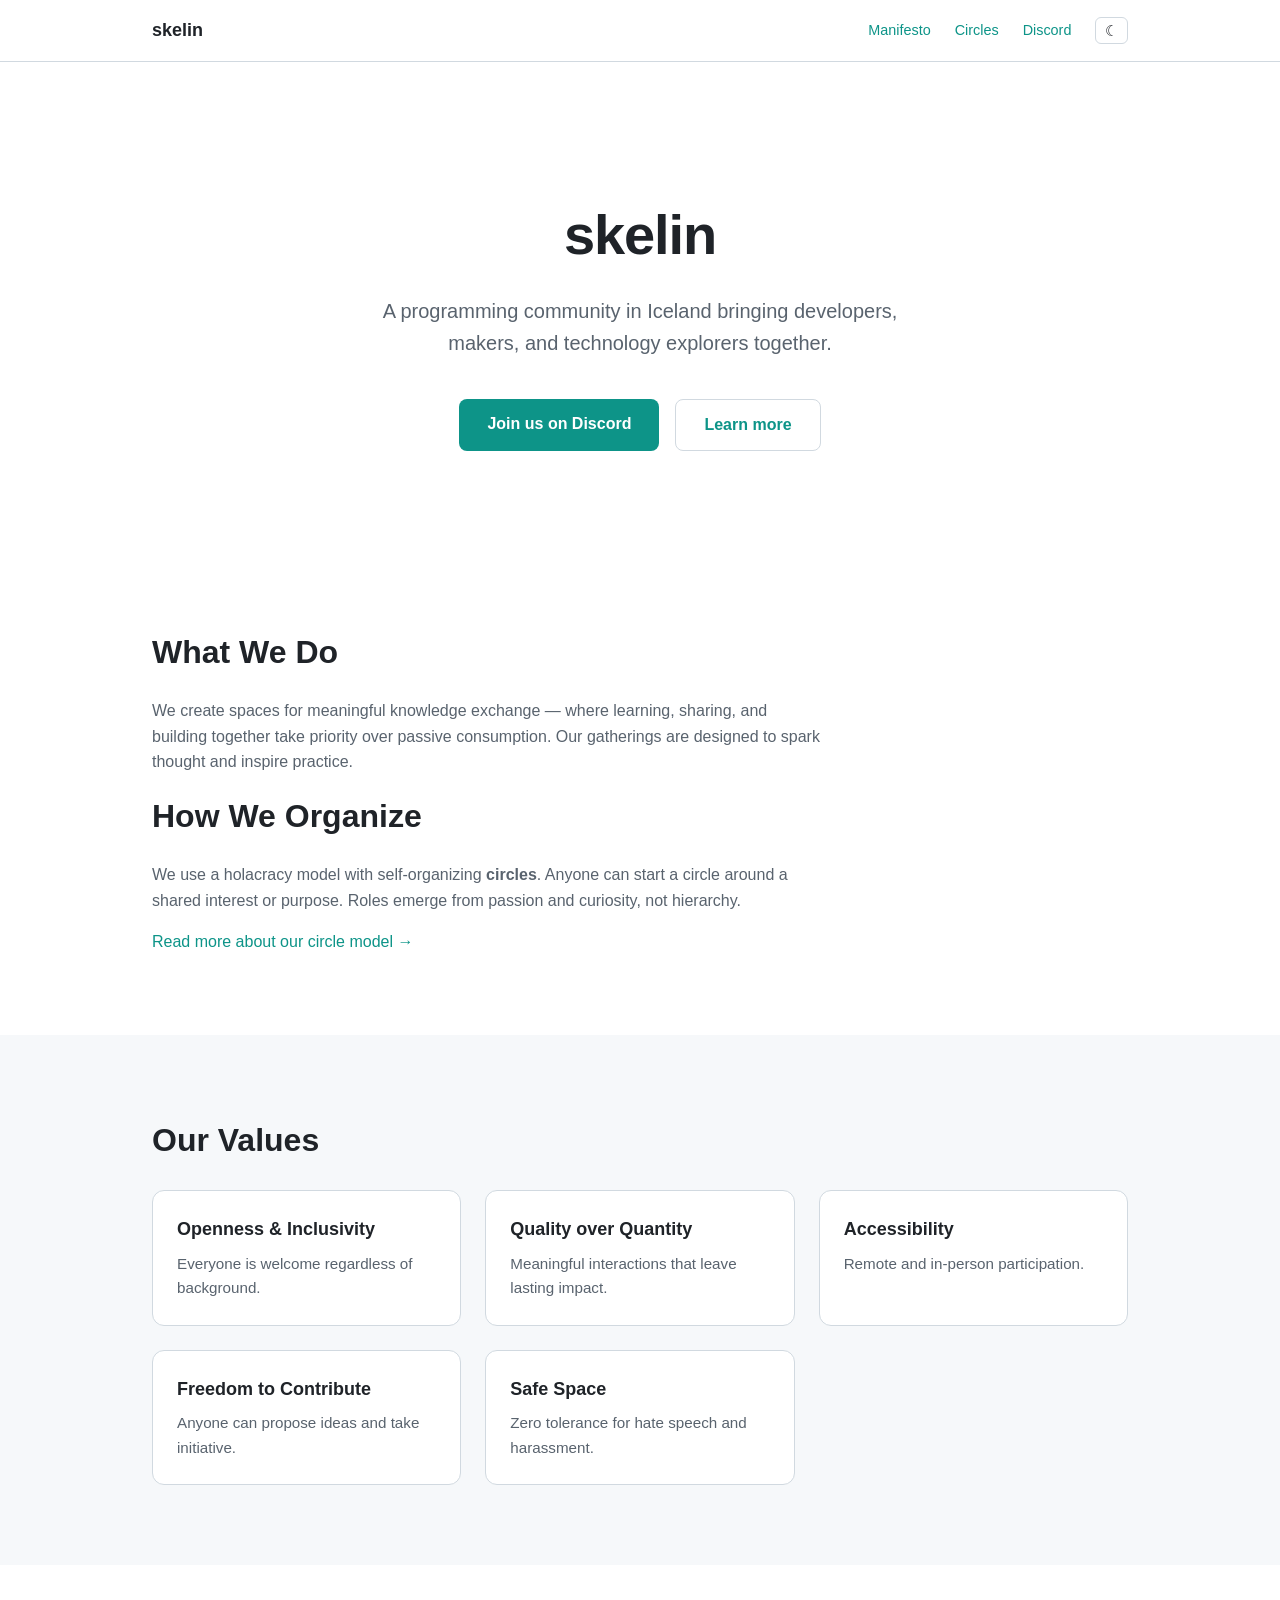
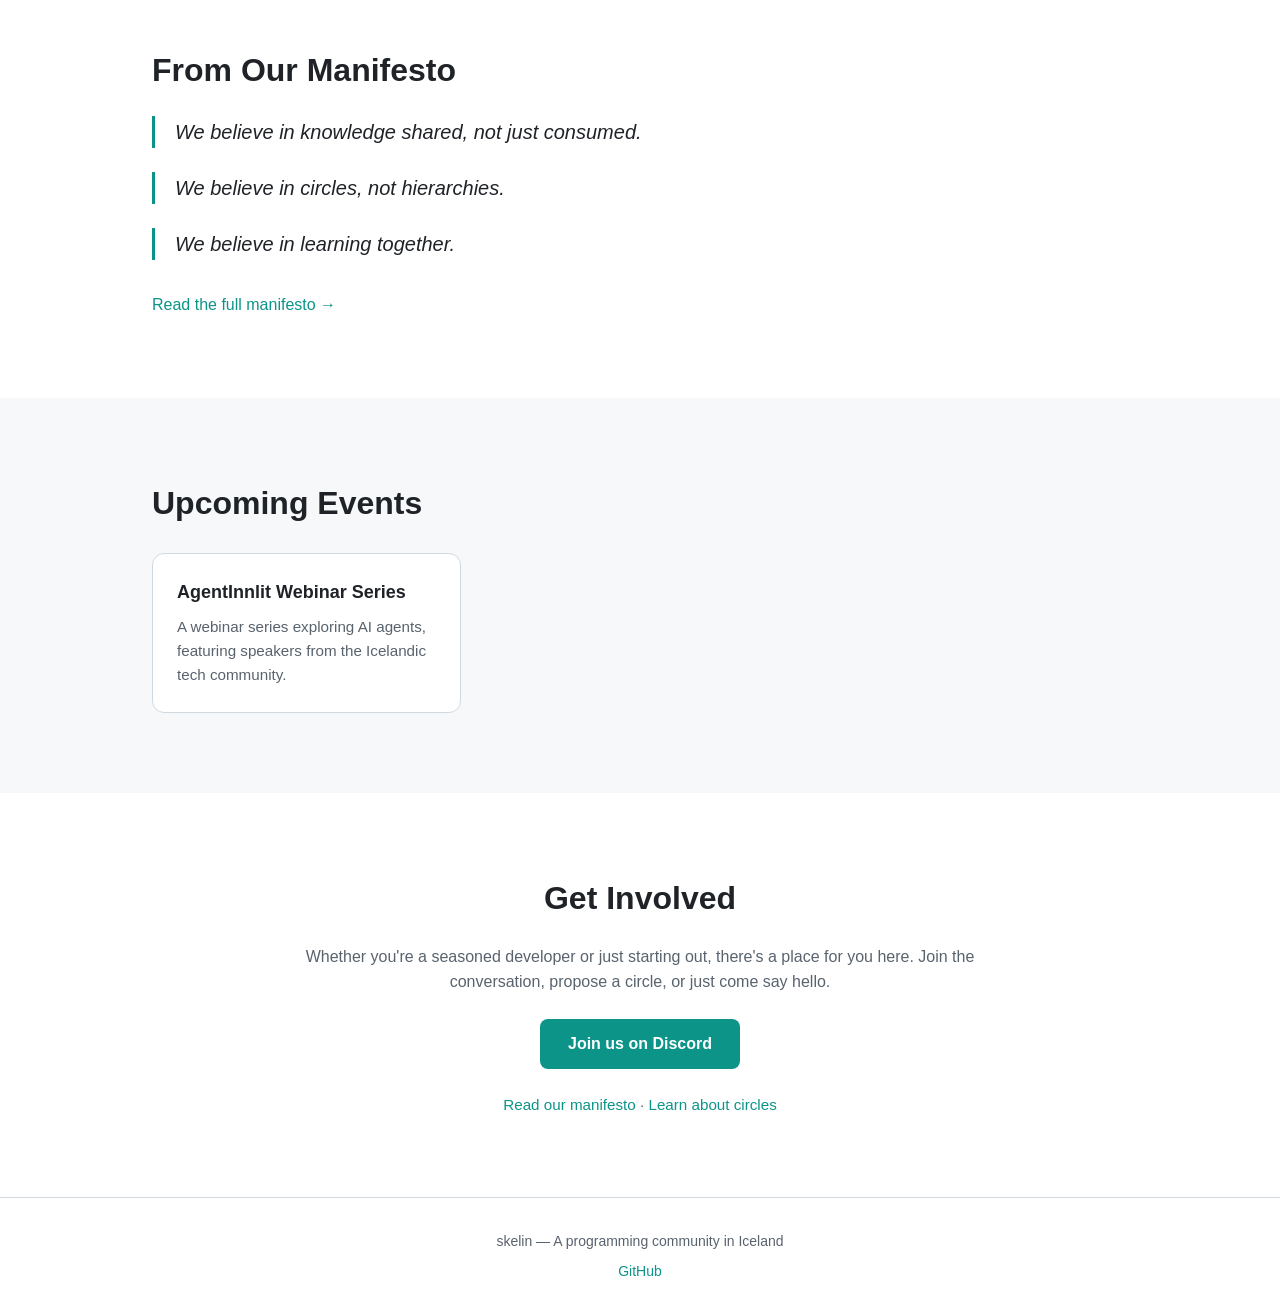
<file: site/index.html>
<!DOCTYPE html>
<html lang="en">
<head>
  <meta charset="UTF-8">
  <meta name="viewport" content="width=device-width, initial-scale=1.0">
  <title>skelin — A programming community in Iceland</title>
  <meta name="description" content="A programming community in Iceland bringing developers, makers, and technology explorers together.">
  <script>
    (function () {
      try {
        var t = localStorage.getItem('theme');
        if (t === 'dark' || t === 'light') {
          document.documentElement.setAttribute('data-theme', t);
        }
      } catch (e) {}
    })();
  </script>
  <link rel="stylesheet" href="style.css">
  <link rel="icon" href="data:image/svg+xml,<svg xmlns='http://www.w3.org/2000/svg' viewBox='0 0 100 100'><rect fill='%232dd4bf' width='100' height='100' rx='20'/><text x='50' y='72' text-anchor='middle' fill='%230d1117' font-size='70' font-weight='bold' font-family='system-ui'>s</text></svg>">
  <meta property="og:title" content="skelin — A programming community in Iceland">
  <meta property="og:description" content="A programming community in Iceland bringing developers, makers, and technology explorers together.">
  <meta property="og:type" content="website">
  <meta property="og:url" content="https://skelin.io">
</head>
<body>

  <a href="#main" class="skip-link">Skip to content</a>

  <nav class="site-nav">
    <div class="container nav-inner">
      <a href="index.html" class="nav-brand">skelin</a>
      <div class="nav-links">
        <a href="manifesto.html">Manifesto</a>
        <a href="circles.html">Circles</a>
        <a href="https://discord.gg/WXKpuH4v9B">Discord</a>
        <button type="button" class="theme-toggle" data-theme-toggle aria-label="Toggle color theme" aria-pressed="false" title="Toggle color theme">
          <span class="icon-sun" aria-hidden="true">☀</span>
          <span class="icon-moon" aria-hidden="true">☾</span>
        </button>
      </div>
    </div>
  </nav>

  <!-- ============ HERO ============ -->
  <header class="hero">
    <div class="container">
      <h1>skelin</h1>
      <p class="tagline">A programming community in Iceland bringing developers, makers, and technology explorers together.</p>
      <div class="hero-actions">
        <a href="https://discord.gg/WXKpuH4v9B" class="btn btn-primary">Join us on Discord</a>
        <a href="#about" class="btn btn-secondary">Learn more</a>
      </div>
    </div>
  </header>

  <main id="main">

    <!-- ============ ABOUT ============ -->
    <section id="about" class="section">
      <div class="container">
        <h2>What We Do</h2>
        <p>We create spaces for meaningful knowledge exchange — where learning, sharing, and building together take priority over passive consumption. Our gatherings are designed to spark thought and inspire practice.</p>

        <h2>How We Organize</h2>
        <p>We use a holacracy model with self-organizing <strong>circles</strong>. Anyone can start a circle around a shared interest or purpose. Roles emerge from passion and curiosity, not hierarchy.</p>
        <p><a href="circles.html">Read more about our circle model &rarr;</a></p>
      </div>
    </section>

    <!-- ============ VALUES ============ -->
    <section id="values" class="section section-alt">
      <div class="container">
        <h2>Our Values</h2>
        <div class="card-grid">
          <div class="card">
            <h3>Openness &amp; Inclusivity</h3>
            <p>Everyone is welcome regardless of background.</p>
          </div>
          <div class="card">
            <h3>Quality over Quantity</h3>
            <p>Meaningful interactions that leave lasting impact.</p>
          </div>
          <div class="card">
            <h3>Accessibility</h3>
            <p>Remote and in-person participation.</p>
          </div>
          <div class="card">
            <h3>Freedom to Contribute</h3>
            <p>Anyone can propose ideas and take initiative.</p>
          </div>
          <div class="card">
            <h3>Safe Space</h3>
            <p>Zero tolerance for hate speech and harassment.</p>
          </div>
        </div>
      </div>
    </section>

    <!-- ============ MANIFESTO ============ -->
    <section id="manifesto" class="section">
      <div class="container">
        <h2>From Our Manifesto</h2>
        <div class="quotes">
          <blockquote>We believe in knowledge shared, not just consumed.</blockquote>
          <blockquote>We believe in circles, not hierarchies.</blockquote>
          <blockquote>We believe in learning together.</blockquote>
        </div>
        <p><a href="manifesto.html">Read the full manifesto &rarr;</a></p>
      </div>
    </section>

    <!-- ============ EVENTS ============ -->
    <section id="events" class="section section-alt">
      <div class="container">
        <h2>Upcoming Events</h2>
        <div id="events-grid" class="card-grid"></div>
        <p id="events-empty" hidden>No upcoming events right now. Check back soon!</p>
        <script>
          fetch('events.json')
            .then(function (r) { return r.json(); })
            .then(function (events) {
              var now = new Date();
              now.setHours(0, 0, 0, 0);
              var upcoming = events.filter(function (e) {
                return !e.date || new Date(e.date + 'T23:59:59') >= now;
              });
              var grid = document.getElementById('events-grid');
              if (!upcoming.length) {
                document.getElementById('events-empty').hidden = false;
                return;
              }
              upcoming.forEach(function (e) {
                var card = document.createElement('div');
                card.className = 'card';
                var h3 = document.createElement('h3');
                h3.textContent = e.title;
                card.appendChild(h3);
                var p = document.createElement('p');
                p.textContent = e.description;
                card.appendChild(p);
                if (e.date) {
                  var d = document.createElement('p');
                  d.className = 'event-date';
                  d.textContent = new Date(e.date + 'T00:00:00').toLocaleDateString(undefined, {
                    year: 'numeric', month: 'long', day: 'numeric'
                  });
                  card.appendChild(d);
                }
                grid.appendChild(card);
              });
            });
        </script>
      </div>
    </section>

    <!-- ============ GET INVOLVED ============ -->
    <section id="get-involved" class="section">
      <div class="container">
        <h2>Get Involved</h2>
        <p>Whether you're a seasoned developer or just starting out, there's a place for you here. Join the conversation, propose a circle, or just come say hello.</p>
        <div class="hero-actions">
          <a href="https://discord.gg/WXKpuH4v9B" class="btn btn-primary">Join us on Discord</a>
        </div>
        <p class="secondary-links">
          <a href="manifesto.html">Read our manifesto</a>
          &middot;
          <a href="circles.html">Learn about circles</a>
        </p>
      </div>
    </section>

  </main>

  <!-- ============ FOOTER ============ -->
  <footer class="footer">
    <div class="container">
      <p>skelin &mdash; A programming community in Iceland</p>
      <p><a href="https://github.com/skelin-hq/skelin.io">GitHub</a></p>
    </div>
  </footer>

  <script src="theme.js" defer></script>

</body>
</html>
</file>
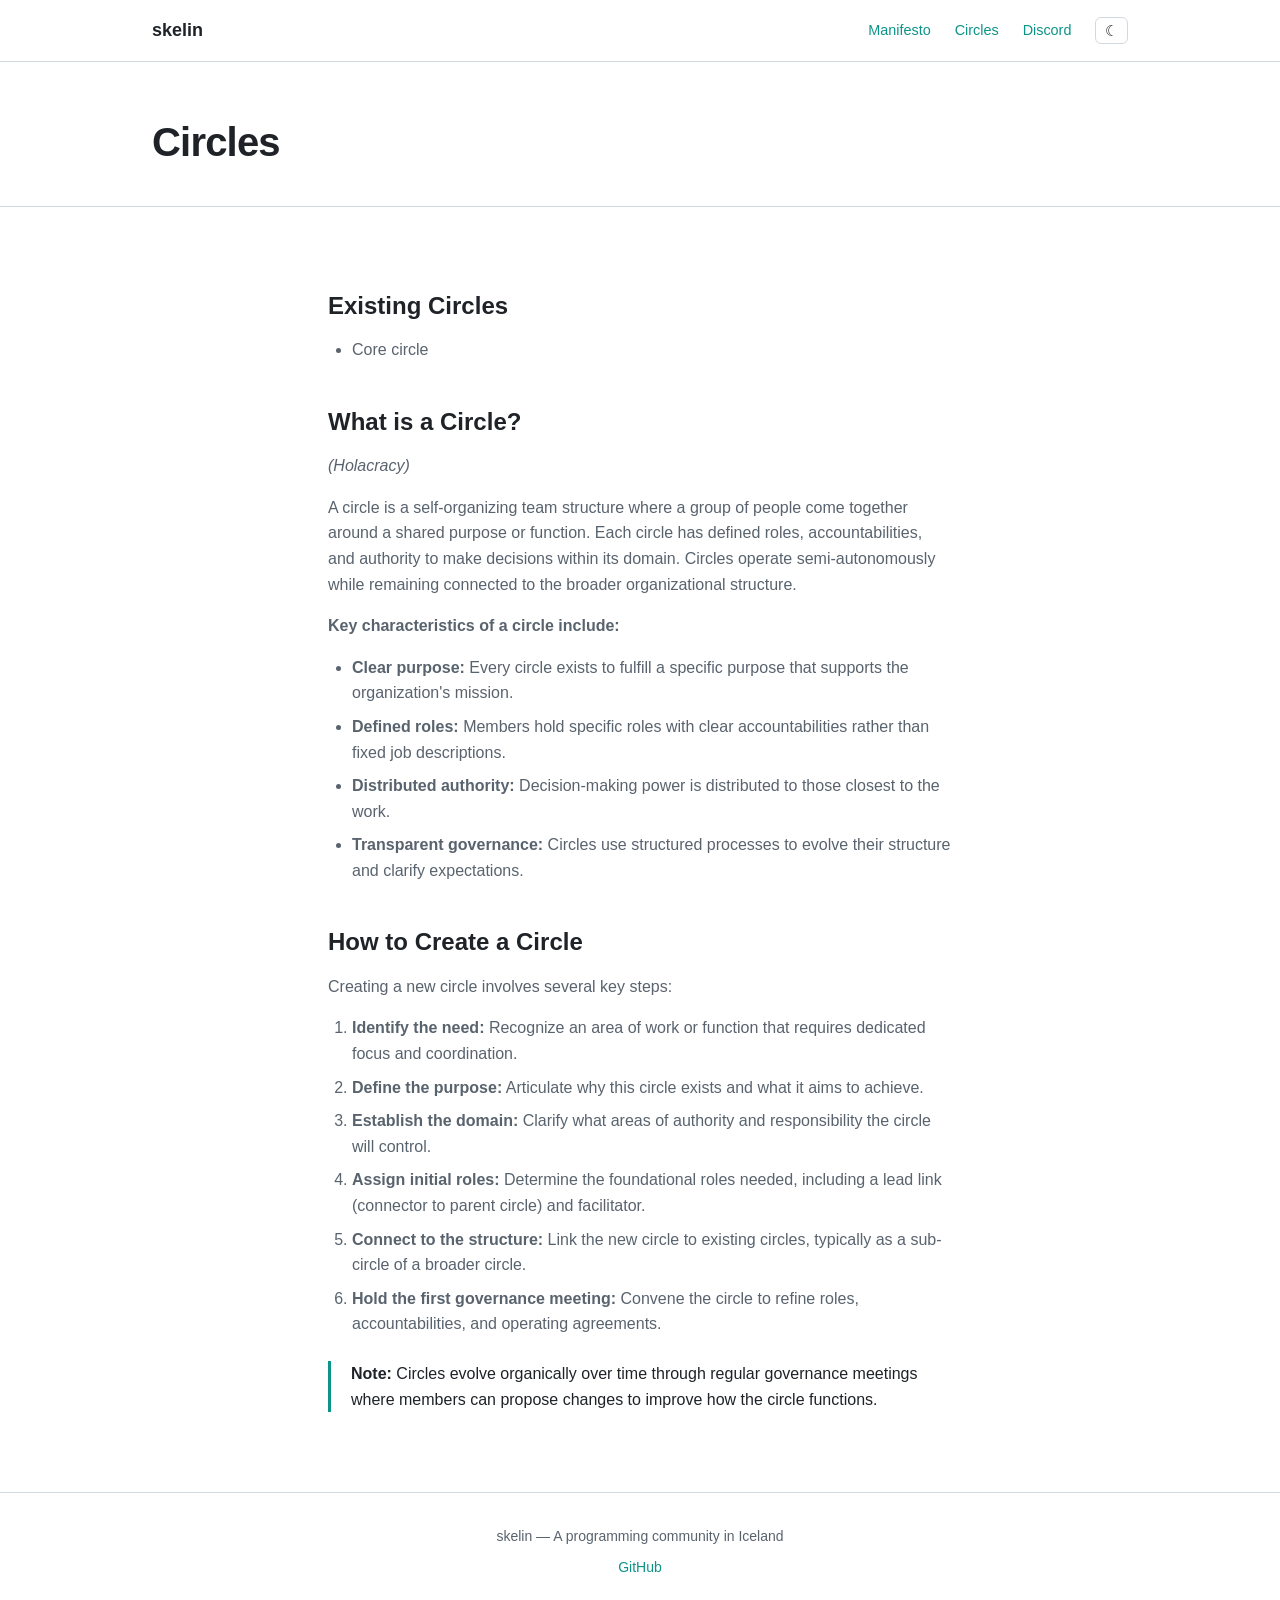
<file: site/circles.html>
<!DOCTYPE html>
<html lang="en">
<head>
  <meta charset="UTF-8">
  <meta name="viewport" content="width=device-width, initial-scale=1.0">
  <title>Circles — skelin</title>
  <meta name="description" content="How skelin organizes using holacracy circles — self-organizing teams around shared purpose.">
  <script>
    (function () {
      try {
        var t = localStorage.getItem('theme');
        if (t === 'dark' || t === 'light') {
          document.documentElement.setAttribute('data-theme', t);
        }
      } catch (e) {}
    })();
  </script>
  <link rel="stylesheet" href="style.css">
  <link rel="icon" href="data:image/svg+xml,<svg xmlns='http://www.w3.org/2000/svg' viewBox='0 0 100 100'><rect fill='%232dd4bf' width='100' height='100' rx='20'/><text x='50' y='72' text-anchor='middle' fill='%230d1117' font-size='70' font-weight='bold' font-family='system-ui'>s</text></svg>">
  <meta property="og:title" content="Circles — skelin">
  <meta property="og:description" content="How skelin organizes using holacracy circles — self-organizing teams around shared purpose.">
  <meta property="og:type" content="website">
  <meta property="og:url" content="https://skelin.io/circles.html">
</head>
<body>

  <a href="#main" class="skip-link">Skip to content</a>

  <nav class="site-nav">
    <div class="container nav-inner">
      <a href="index.html" class="nav-brand">skelin</a>
      <div class="nav-links">
        <a href="manifesto.html">Manifesto</a>
        <a href="circles.html">Circles</a>
        <a href="https://discord.gg/WXKpuH4v9B">Discord</a>
        <button type="button" class="theme-toggle" data-theme-toggle aria-label="Toggle color theme" aria-pressed="false" title="Toggle color theme">
          <span class="icon-sun" aria-hidden="true">☀</span>
          <span class="icon-moon" aria-hidden="true">☾</span>
        </button>
      </div>
    </div>
  </nav>

  <header class="page-header">
    <div class="container">
      <h1>Circles</h1>
    </div>
  </header>

  <main id="main">
    <section class="section">
      <div class="container prose">

        <h2>Existing Circles</h2>
        <ul>
          <li>Core circle</li>
        </ul>

        <h2>What is a Circle?</h2>
        <p><em>(Holacracy)</em></p>
        <p>A circle is a self-organizing team structure where a group of people come together around a shared purpose or function. Each circle has defined roles, accountabilities, and authority to make decisions within its domain. Circles operate semi-autonomously while remaining connected to the broader organizational structure.</p>

        <p><strong>Key characteristics of a circle include:</strong></p>
        <ul>
          <li><strong>Clear purpose:</strong> Every circle exists to fulfill a specific purpose that supports the organization's mission.</li>
          <li><strong>Defined roles:</strong> Members hold specific roles with clear accountabilities rather than fixed job descriptions.</li>
          <li><strong>Distributed authority:</strong> Decision-making power is distributed to those closest to the work.</li>
          <li><strong>Transparent governance:</strong> Circles use structured processes to evolve their structure and clarify expectations.</li>
        </ul>

        <h2>How to Create a Circle</h2>
        <p>Creating a new circle involves several key steps:</p>
        <ol>
          <li><strong>Identify the need:</strong> Recognize an area of work or function that requires dedicated focus and coordination.</li>
          <li><strong>Define the purpose:</strong> Articulate why this circle exists and what it aims to achieve.</li>
          <li><strong>Establish the domain:</strong> Clarify what areas of authority and responsibility the circle will control.</li>
          <li><strong>Assign initial roles:</strong> Determine the foundational roles needed, including a lead link (connector to parent circle) and facilitator.</li>
          <li><strong>Connect to the structure:</strong> Link the new circle to existing circles, typically as a sub-circle of a broader circle.</li>
          <li><strong>Hold the first governance meeting:</strong> Convene the circle to refine roles, accountabilities, and operating agreements.</li>
        </ol>

        <blockquote>
          <strong>Note:</strong> Circles evolve organically over time through regular governance meetings where members can propose changes to improve how the circle functions.
        </blockquote>

      </div>
    </section>
  </main>

  <footer class="footer">
    <div class="container">
      <p>skelin &mdash; A programming community in Iceland</p>
      <p><a href="https://github.com/skelin-hq/skelin.io">GitHub</a></p>
    </div>
  </footer>

  <script src="theme.js" defer></script>

</body>
</html>
</file>
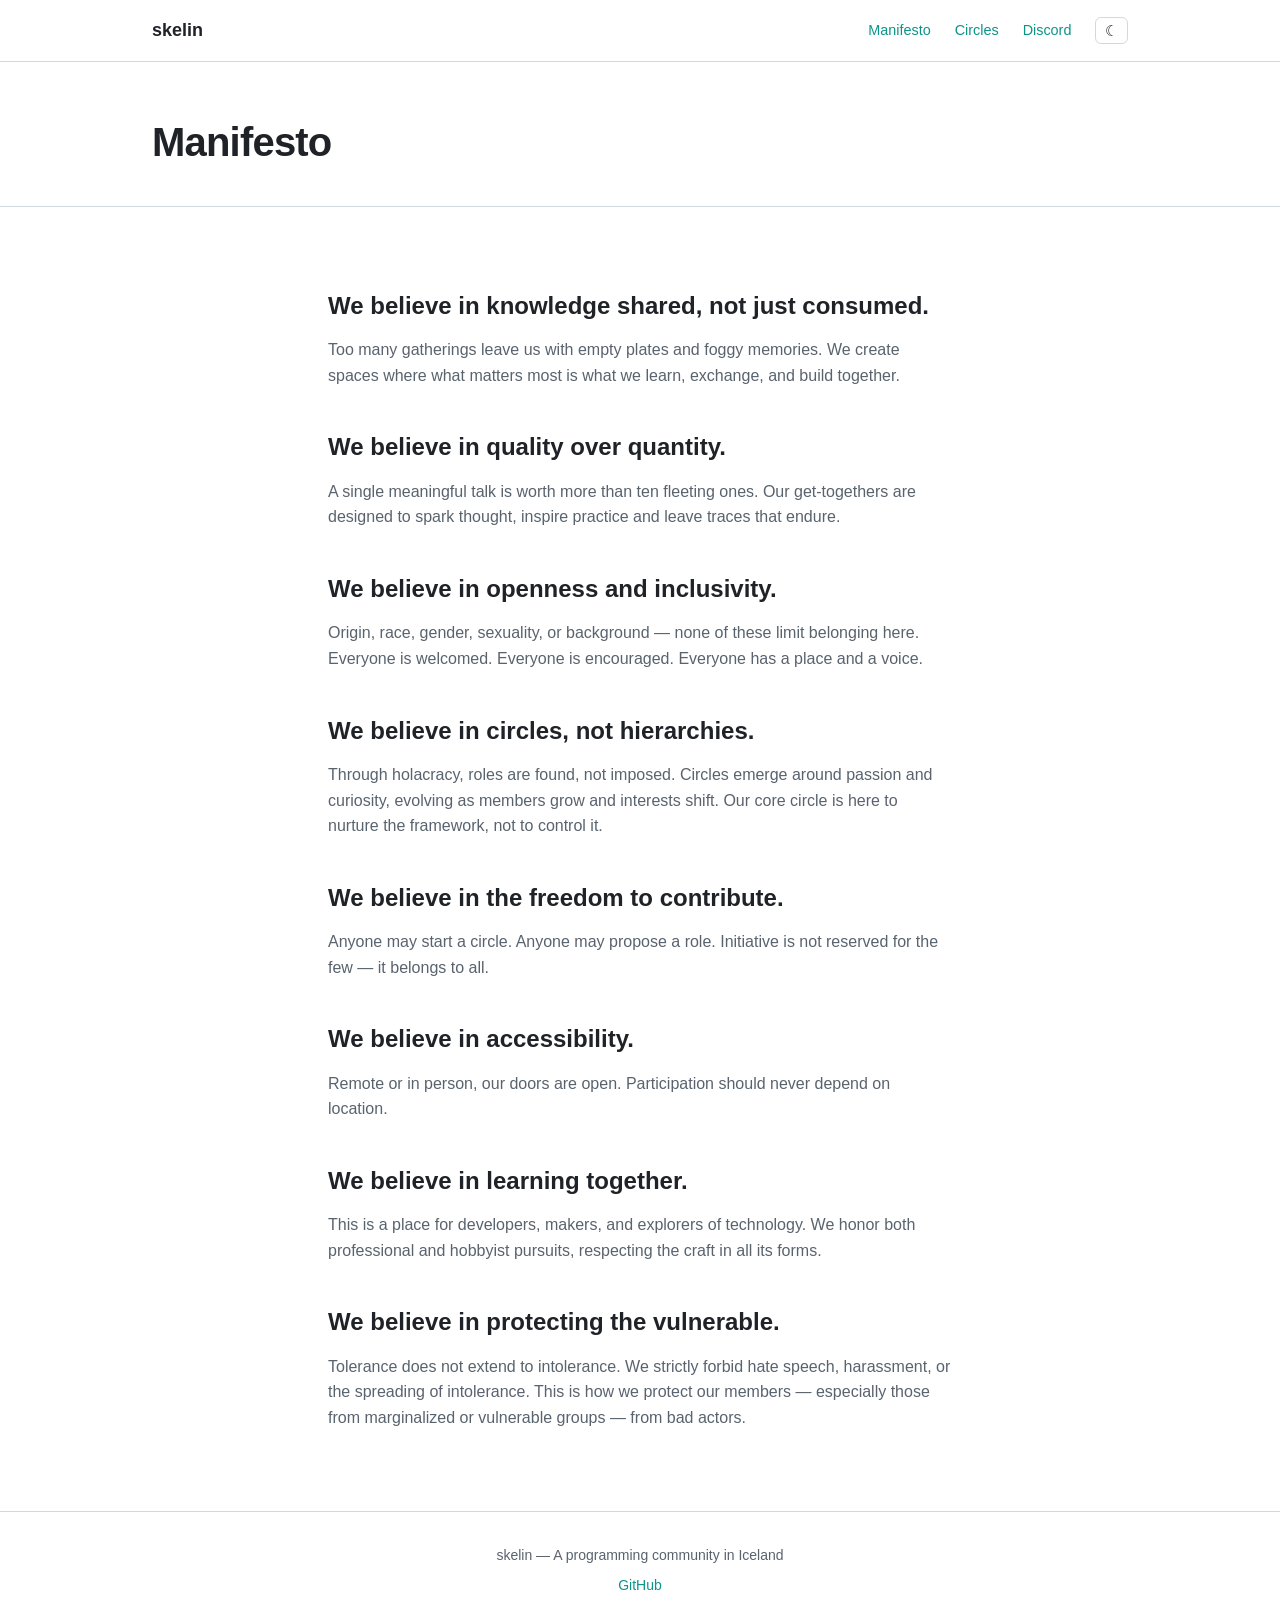
<file: site/manifesto.html>
<!DOCTYPE html>
<html lang="en">
<head>
  <meta charset="UTF-8">
  <meta name="viewport" content="width=device-width, initial-scale=1.0">
  <title>Manifesto — skelin</title>
  <meta name="description" content="The manifesto of skelin — our core beliefs as a programming community in Iceland.">
  <script>
    (function () {
      try {
        var t = localStorage.getItem('theme');
        if (t === 'dark' || t === 'light') {
          document.documentElement.setAttribute('data-theme', t);
        }
      } catch (e) {}
    })();
  </script>
  <link rel="stylesheet" href="style.css">
  <link rel="icon" href="data:image/svg+xml,<svg xmlns='http://www.w3.org/2000/svg' viewBox='0 0 100 100'><rect fill='%232dd4bf' width='100' height='100' rx='20'/><text x='50' y='72' text-anchor='middle' fill='%230d1117' font-size='70' font-weight='bold' font-family='system-ui'>s</text></svg>">
  <meta property="og:title" content="Manifesto — skelin">
  <meta property="og:description" content="The manifesto of skelin — our core beliefs as a programming community in Iceland.">
  <meta property="og:type" content="website">
  <meta property="og:url" content="https://skelin.io/manifesto.html">
</head>
<body>

  <a href="#main" class="skip-link">Skip to content</a>

  <nav class="site-nav">
    <div class="container nav-inner">
      <a href="index.html" class="nav-brand">skelin</a>
      <div class="nav-links">
        <a href="manifesto.html">Manifesto</a>
        <a href="circles.html">Circles</a>
        <a href="https://discord.gg/WXKpuH4v9B">Discord</a>
        <button type="button" class="theme-toggle" data-theme-toggle aria-label="Toggle color theme" aria-pressed="false" title="Toggle color theme">
          <span class="icon-sun" aria-hidden="true">☀</span>
          <span class="icon-moon" aria-hidden="true">☾</span>
        </button>
      </div>
    </div>
  </nav>

  <header class="page-header">
    <div class="container">
      <h1>Manifesto</h1>
    </div>
  </header>

  <main id="main">
    <section class="section">
      <div class="container prose">

        <h2>We believe in knowledge shared, not just consumed.</h2>
        <p>Too many gatherings leave us with empty plates and foggy memories. We create spaces where what matters most is what we learn, exchange, and build together.</p>

        <h2>We believe in quality over quantity.</h2>
        <p>A single meaningful talk is worth more than ten fleeting ones. Our get-togethers are designed to spark thought, inspire practice and leave traces that endure.</p>

        <h2>We believe in openness and inclusivity.</h2>
        <p>Origin, race, gender, sexuality, or background — none of these limit belonging here. Everyone is welcomed. Everyone is encouraged. Everyone has a place and a voice.</p>

        <h2>We believe in circles, not hierarchies.</h2>
        <p>Through holacracy, roles are found, not imposed. Circles emerge around passion and curiosity, evolving as members grow and interests shift. Our core circle is here to nurture the framework, not to control it.</p>

        <h2>We believe in the freedom to contribute.</h2>
        <p>Anyone may start a circle. Anyone may propose a role. Initiative is not reserved for the few — it belongs to all.</p>

        <h2>We believe in accessibility.</h2>
        <p>Remote or in person, our doors are open. Participation should never depend on location.</p>

        <h2>We believe in learning together.</h2>
        <p>This is a place for developers, makers, and explorers of technology. We honor both professional and hobbyist pursuits, respecting the craft in all its forms.</p>

        <h2>We believe in protecting the vulnerable.</h2>
        <p>Tolerance does not extend to intolerance. We strictly forbid hate speech, harassment, or the spreading of intolerance. This is how we protect our members — especially those from marginalized or vulnerable groups — from bad actors.</p>

      </div>
    </section>
  </main>

  <footer class="footer">
    <div class="container">
      <p>skelin &mdash; A programming community in Iceland</p>
      <p><a href="https://github.com/skelin-hq/skelin.io">GitHub</a></p>
    </div>
  </footer>

  <script src="theme.js" defer></script>

</body>
</html>
</file>
<file: site/style.css>
/* ============ RESET & BASE ============ */

*,
*::before,
*::after {
  margin: 0;
  padding: 0;
  box-sizing: border-box;
}

:root {
  color-scheme: light dark;

  /* Light palette (default) */
  --bg: #ffffff;
  --bg-alt: #f6f8fa;
  --text: #1f2328;
  --text-muted: #59636e;
  --accent: #0d9488;
  --accent-hover: #0f766e;
  --border: #d1d9e0;
}

@media (prefers-color-scheme: dark) {
  :root:not([data-theme]) {
    --bg: #0d1117;
    --bg-alt: #161b22;
    --text: #e6edf3;
    --text-muted: #9ea7b0;
    --accent: #2dd4bf;
    --accent-hover: #5eead4;
    --border: #30363d;
  }
}

:root[data-theme="light"] {
  color-scheme: light;
}

:root[data-theme="dark"] {
  color-scheme: dark;
  --bg: #0d1117;
  --bg-alt: #161b22;
  --text: #e6edf3;
  --text-muted: #9ea7b0;
  --accent: #2dd4bf;
  --accent-hover: #5eead4;
  --border: #30363d;
}

html {
  scroll-behavior: smooth;
}

body {
  font-family: -apple-system, BlinkMacSystemFont, "Segoe UI", Helvetica, Arial, sans-serif, "Apple Color Emoji", "Segoe UI Emoji";
  background: var(--bg);
  color: var(--text);
  line-height: 1.6;
}

a {
  color: var(--accent);
  text-decoration: none;
}

a:hover {
  color: var(--accent-hover);
  text-decoration: underline;
}

/* ============ LAYOUT ============ */

.container {
  max-width: 64rem;
  margin: 0 auto;
  padding: 0 1.5rem;
}

.section {
  padding: 5rem 0;
}

.section-alt {
  background: var(--bg-alt);
}

/* ============ NAV ============ */

.site-nav {
  padding: 1rem 0;
  border-bottom: 1px solid var(--border);
}

.nav-inner {
  display: flex;
  align-items: center;
  justify-content: space-between;
}

.nav-brand {
  font-size: 1.125rem;
  font-weight: 700;
  color: var(--text);
}

.nav-brand:hover {
  color: var(--accent);
}

.nav-links {
  display: flex;
  align-items: center;
  gap: 1.5rem;
  font-size: 0.9rem;
}

/* ============ THEME TOGGLE ============ */

.theme-toggle {
  background: transparent;
  border: 1px solid var(--border);
  color: var(--text);
  border-radius: 0.375rem;
  padding: 0.3rem 0.55rem;
  font: inherit;
  font-size: 0.95rem;
  line-height: 1;
  cursor: pointer;
  transition: border-color 0.15s, color 0.15s;
}

.theme-toggle:hover {
  border-color: var(--accent);
  color: var(--accent);
}

.theme-toggle:focus-visible {
  outline: 2px solid var(--accent);
  outline-offset: 2px;
}

/* Default (light) shows moon; dark shows sun. */
.theme-toggle .icon-sun  { display: none; }
.theme-toggle .icon-moon { display: inline; }

@media (prefers-color-scheme: dark) {
  :root:not([data-theme]) .theme-toggle .icon-sun  { display: inline; }
  :root:not([data-theme]) .theme-toggle .icon-moon { display: none; }
}

:root[data-theme="light"] .theme-toggle .icon-sun  { display: none; }
:root[data-theme="light"] .theme-toggle .icon-moon { display: inline; }
:root[data-theme="dark"]  .theme-toggle .icon-sun  { display: inline; }
:root[data-theme="dark"]  .theme-toggle .icon-moon { display: none; }

/* ============ HERO ============ */

.hero {
  padding: 8rem 0 6rem;
  text-align: center;
}

.hero h1 {
  font-size: 3.5rem;
  font-weight: 800;
  letter-spacing: -0.02em;
  margin-bottom: 1rem;
}

.tagline {
  font-size: 1.25rem;
  color: var(--text-muted);
  max-width: 36rem;
  margin: 0 auto 2.5rem;
}

.hero-actions {
  display: flex;
  gap: 1rem;
  justify-content: center;
  flex-wrap: wrap;
}

/* ============ BUTTONS ============ */

.btn {
  display: inline-block;
  padding: 0.75rem 1.75rem;
  border-radius: 0.5rem;
  font-size: 1rem;
  font-weight: 600;
  text-decoration: none;
  transition: background 0.15s, color 0.15s;
}

.btn:hover {
  text-decoration: none;
}

.btn:focus-visible {
  outline: 2px solid var(--accent);
  outline-offset: 2px;
}

a:focus-visible {
  outline: 2px solid var(--accent);
  outline-offset: 2px;
  border-radius: 2px;
}

.btn-primary {
  background: var(--accent);
  color: var(--bg);
}

.btn-primary:hover {
  background: var(--accent-hover);
  color: var(--bg);
}

.btn-secondary {
  background: transparent;
  color: var(--accent);
  border: 1px solid var(--border);
}

.btn-secondary:hover {
  background: var(--bg-alt);
  color: var(--accent-hover);
}

/* ============ TYPOGRAPHY ============ */

.section h2 {
  font-size: 2rem;
  font-weight: 700;
  margin-bottom: 1.25rem;
}

.section p {
  color: var(--text-muted);
  max-width: 42rem;
  margin-bottom: 1rem;
}

.section p:last-child {
  margin-bottom: 0;
}

/* ============ CARD GRID ============ */

.card-grid {
  display: grid;
  grid-template-columns: repeat(auto-fill, minmax(16rem, 1fr));
  gap: 1.5rem;
  margin-top: 1.5rem;
}

.card {
  background: var(--bg-alt);
  border: 1px solid var(--border);
  border-radius: 0.75rem;
  padding: 1.5rem;
}

.section-alt .card {
  background: var(--bg);
}

/* ============ SKIP TO CONTENT ============ */

.skip-link {
  position: absolute;
  top: -100%;
  left: 1rem;
  background: var(--accent);
  color: var(--bg);
  padding: 0.5rem 1rem;
  border-radius: 0.25rem;
  font-weight: 600;
  z-index: 100;
}

.skip-link:focus {
  top: 1rem;
  color: var(--bg);
  text-decoration: none;
}

.card h3 {
  font-size: 1.125rem;
  font-weight: 600;
  margin-bottom: 0.5rem;
  color: var(--text);
}

.card p {
  font-size: 0.95rem;
  color: var(--text-muted);
}

/* ============ QUOTES ============ */

.quotes {
  display: flex;
  flex-direction: column;
  gap: 1.5rem;
  margin-bottom: 2rem;
}

blockquote {
  font-size: 1.25rem;
  font-style: italic;
  color: var(--text);
  border-left: 3px solid var(--accent);
  padding-left: 1.25rem;
}

/* ============ SECONDARY LINKS ============ */

.secondary-links {
  margin-top: 1.5rem;
  font-size: 0.95rem;
}

/* ============ GET INVOLVED ============ */

#get-involved {
  text-align: center;
}

#get-involved p {
  margin-left: auto;
  margin-right: auto;
}

#get-involved .hero-actions {
  margin-top: 1.5rem;
}

/* ============ FOOTER ============ */

.footer {
  border-top: 1px solid var(--border);
  padding: 2rem 0;
  text-align: center;
}

.footer p {
  color: var(--text-muted);
  font-size: 0.875rem;
  margin-bottom: 0.5rem;
}

.footer p:last-child {
  margin-bottom: 0;
}

/* ============ SUBPAGE HEADER ============ */

.page-header {
  padding: 3rem 0 2rem;
  border-bottom: 1px solid var(--border);
}

.page-header h1 {
  font-size: 2.5rem;
  font-weight: 800;
  letter-spacing: -0.02em;
}

.back-link {
  display: inline-block;
  font-size: 0.875rem;
  margin-bottom: 1rem;
}

/* ============ PROSE ============ */

.prose {
  max-width: 42rem;
}

.prose h2 {
  font-size: 1.5rem;
  font-weight: 700;
  margin-top: 2.5rem;
  margin-bottom: 0.75rem;
}

.prose h2:first-child {
  margin-top: 0;
}

.prose p {
  color: var(--text-muted);
  margin-bottom: 1rem;
}

.prose ul,
.prose ol {
  color: var(--text-muted);
  padding-left: 1.5rem;
  margin-bottom: 1rem;
}

.prose li {
  margin-bottom: 0.5rem;
}

.prose blockquote {
  margin-top: 1.5rem;
  font-size: 1rem;
  font-style: normal;
}

/* ============ EVENTS ============ */

.event-date {
  font-size: 0.85rem;
  color: var(--accent);
  margin-top: 0.5rem;
}

#events-empty {
  color: var(--text-muted);
}

/* ============ RESPONSIVE ============ */

@media (max-width: 640px) {
  .hero {
    padding: 5rem 0 4rem;
  }

  .hero h1 {
    font-size: 2.5rem;
  }

  .tagline {
    font-size: 1.1rem;
  }

  .section {
    padding: 3.5rem 0;
  }

  .section h2 {
    font-size: 1.5rem;
  }

  blockquote {
    font-size: 1.1rem;
  }
}
</file>
